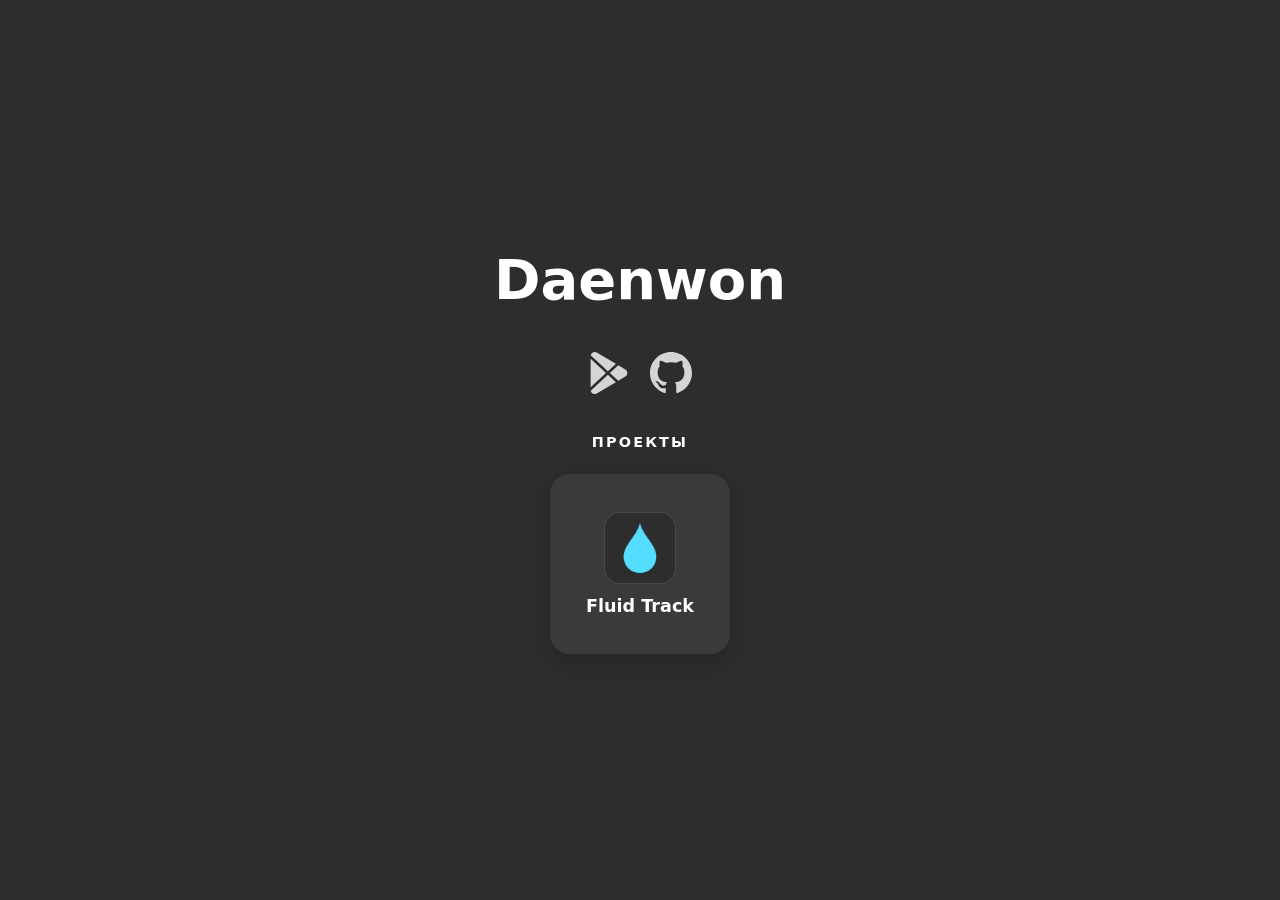
<file: index.html>
<!DOCTYPE html>
<html lang="ru">

<head>
    <meta charset="UTF-8">
    <meta name="viewport" content="width=device-width, initial-scale=1.0">
    <meta name="description" content="Проекты и ссылки.">

    <meta property="og:type" content="website">
    <meta property="og:site_name" content="Daenwon">
    <meta property="og:locale" content="ru_RU">

    <meta property="og:title" content="Daenwon">
    <meta property="og:description" content="Проекты и ссылки.">

    <meta property="og:url" content="https://daenwon.ru/">

    <meta property="og:image" content="https://daenwon.ru/assets/favicons/android-chrome-512x512.png">
    <meta property="og:image:width" content="512">
    <meta property="og:image:height" content="512">
    <meta property="og:image:alt" content="Daenwon">

    <title>Daenwon</title>

    <link rel="apple-touch-icon" sizes="180x180" href="/assets/favicons/apple-touch-icon.png">
    <link rel="icon" type="image/png" sizes="32x32" href="/assets/favicons/favicon-32x32.png">
    <link rel="icon" type="image/png" sizes="16x16" href="/assets/favicons/favicon-16x16.png">
    <link rel="manifest" href="/assets/favicons/site.webmanifest">
    <link rel="shortcut icon" href="/assets/favicons/favicon.ico">

    <link rel="stylesheet" href="/css/style.css">

    <link rel="canonical" href="https://daenwon.ru/">
</head>

<body>
    <main class="main">
        <div class="container">

            <h1>Daenwon</h1>

            <div class="socials">

                <a href="https://play.google.com/store/apps/developer?id=Daenwon" target="_blank"
                    rel="noopener noreferrer" title="Google Play">
                    <img src="/assets/icons/googleplay.svg" alt="Google Play" width="42" height="42" />
                </a>

                <a href="https://github.com/daenwon" target="_blank" rel="noopener noreferrer" title="GitHub">
                    <img src="/assets/icons/github.svg" alt="GitHub" width="42" height="42" />
                </a>

            </div>

            <div class="section-title">Проекты</div>

            <div class="projects">
                <a class="project-link" href="/apps/fluidtrack/">
                    <article class="project-card">

                        <img class="project-logo" src="/assets/favicons/fluidtrack/android-chrome-192x192.png"
                            alt="Fluid Track" />

                        <h2>Fluid Track</h2>

                    </article>
                </a>
            </div>

        </div>
    </main>
</body>

</html>
</file>
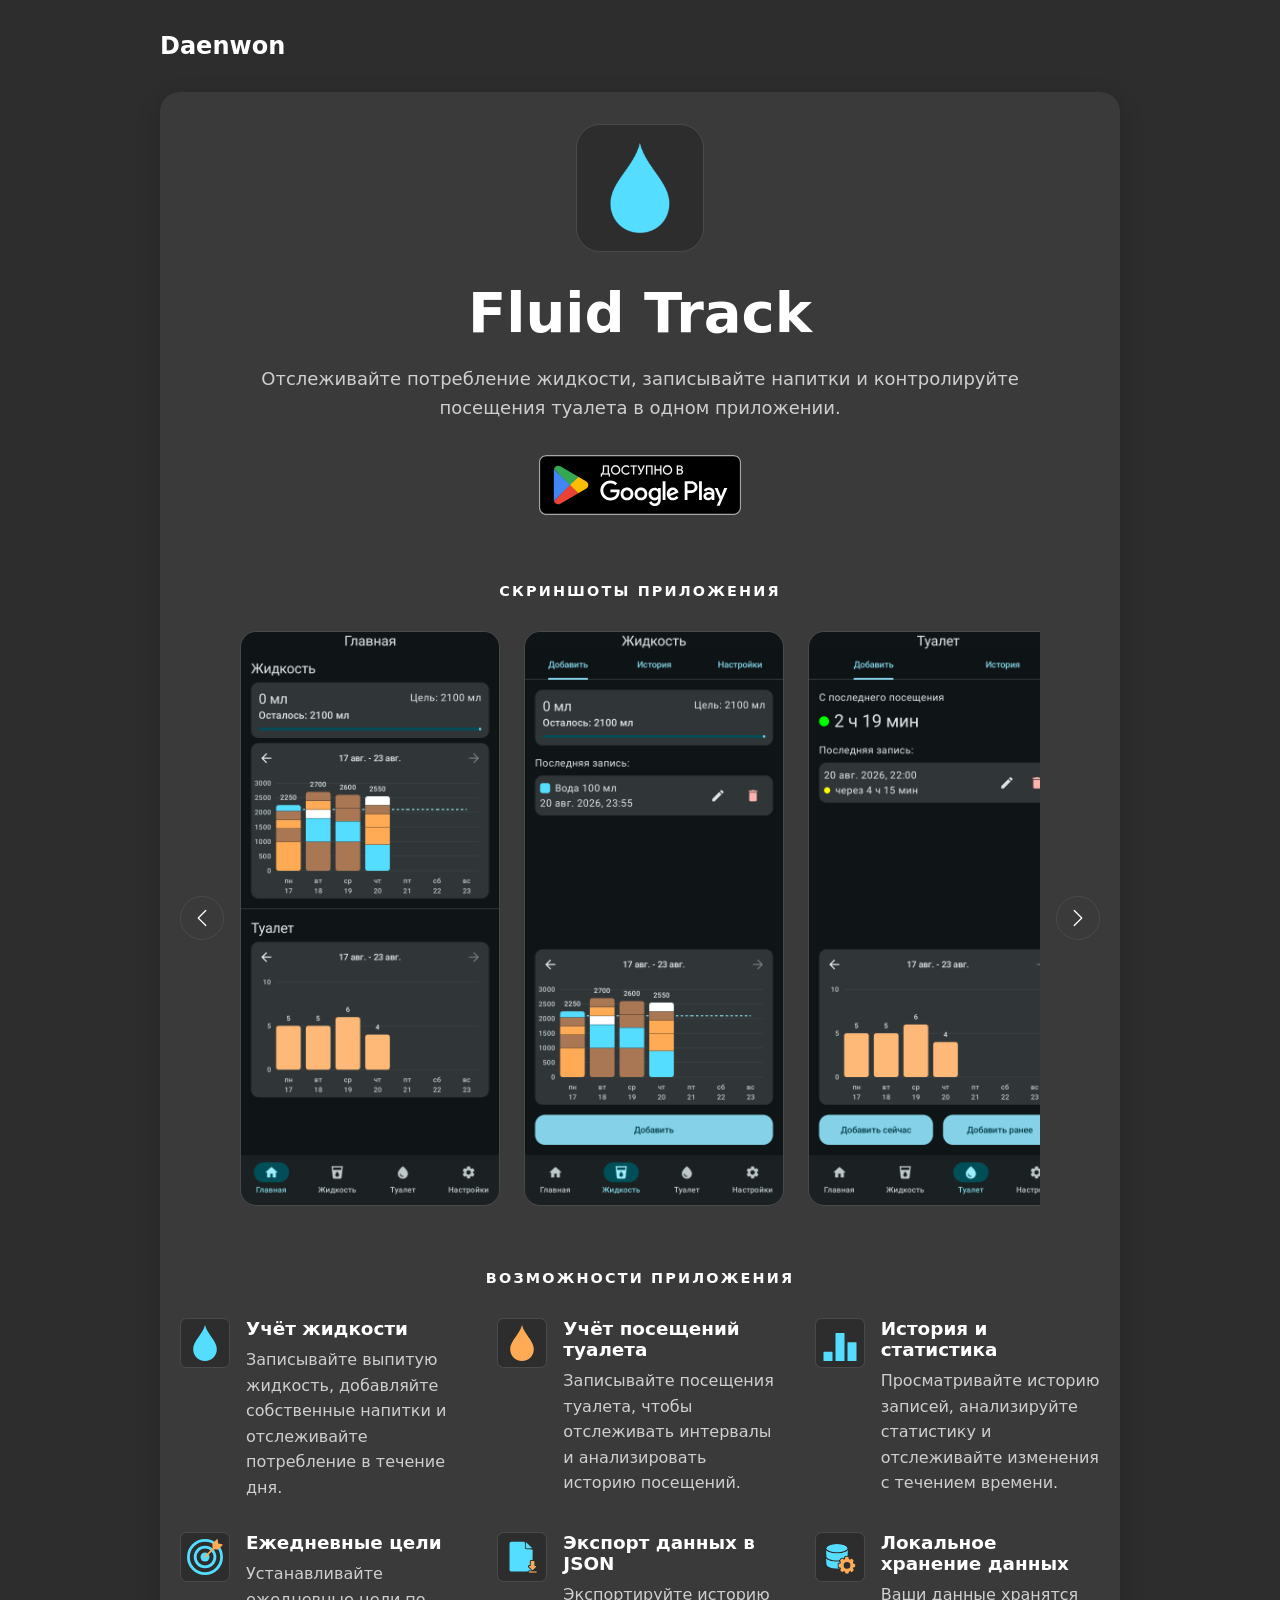
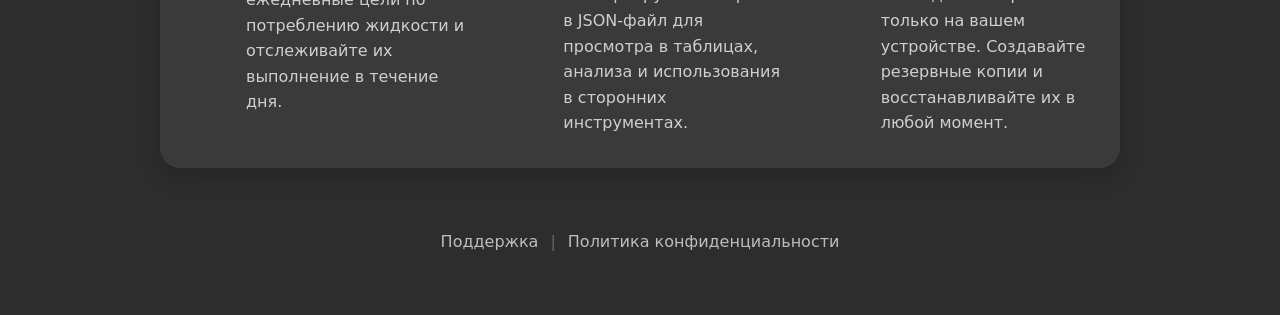
<file: apps/fluidtrack/index.html>
<!DOCTYPE html>
<html lang="ru">

<head>
    <meta charset="UTF-8">
    <meta name="viewport" content="width=device-width, initial-scale=1.0">
    <meta name="description"
        content="Отслеживайте потребление жидкости, записывайте напитки и контролируйте посещения туалета в одном приложении.">

    <meta property="og:type" content="website">
    <meta property="og:site_name" content="Daenwon">
    <meta property="og:locale" content="ru_RU">

    <meta property="og:title" content="Fluid Track">
    <meta property="og:description"
        content="Отслеживайте потребление жидкости, записывайте напитки и контролируйте посещения туалета в одном приложении.">

    <meta property="og:url" content="https://daenwon.ru/apps/fluidtrack/">

    <meta property="og:image" content="https://daenwon.ru/assets/favicons/fluidtrack/android-chrome-512x512.png">
    <meta property="og:image:width" content="512">
    <meta property="og:image:height" content="512">
    <meta property="og:image:alt" content="Fluid Track">

    <title>Fluid Track</title>

    <link rel="apple-touch-icon" sizes="180x180" href="/assets/favicons/fluidtrack/apple-touch-icon.png">
    <link rel="icon" type="image/png" sizes="32x32" href="/assets/favicons/fluidtrack/favicon-32x32.png">
    <link rel="icon" type="image/png" sizes="16x16" href="/assets/favicons/fluidtrack/favicon-16x16.png">
    <link rel="manifest" href="/assets/favicons/fluidtrack/site.webmanifest">
    <link rel="shortcut icon" href="/assets/favicons/fluidtrack/favicon.ico">

    <link rel="stylesheet" href="/apps/fluidtrack/css/style.css">

    <link rel="canonical" href="https://daenwon.ru/apps/fluidtrack/">
</head>

<body>
    <main class="main">
        <div class="container">

            <header class="site-header">
                <a href="/" class="home-link">Daenwon</a>
            </header>

            <article class="app-card">
                <section class="hero">
                    <img class="app-logo" src="/assets/favicons/fluidtrack/android-chrome-192x192.png"
                        alt="Fluid Track">

                    <h1 class="app-title">Fluid Track</h1>

                    <p class="app-description">Отслеживайте потребление жидкости, записывайте напитки и контролируйте
                        посещения туалета в одном приложении.</p>

                    <div class="store-links">
                        <a href="https://play.google.com/store/apps/details?id=ru.daenwon.fluidtrack" target="_blank"
                            rel="noopener noreferrer" class="google-play-badge">
                            <img src="/assets/badges/GetItOnGooglePlay_Badge_Web_color_Russian.svg"
                                alt="Get it on Google Play">
                        </a>
                    </div>
                </section>

                <section class="screenshots">
                    <h2 class="section-title">Скриншоты приложения</h2>

                    <div class="carousel-container">
                        <button class="carousel-btn carousel-btn-prev" id="screenshots-prev"
                            aria-label="Предыдущий скриншот">
                            <svg width="20" height="20" fill="currentColor" viewBox="0 0 16 16">
                                <path fill-rule="evenodd"
                                    d="M11.354 1.646a.5.5 0 0 1 0 .708L5.707 8l5.647 5.646a.5.5 0 0 1-.708.708l-6-6a.5.5 0 0 1 0-.708l6-6a.5.5 0 0 1 .708 0z" />
                            </svg>
                        </button>

                        <div class="screenshot-scroll" id="screenshots-scroll">
                            <figure class="screenshot-item">
                                <img class="screenshot" src="/assets/screenshots/fluidtrack/Screenshot_1.png"
                                    alt="Fluid Track Main Screen">
                            </figure>
                            <figure class="screenshot-item">
                                <img class="screenshot" src="/assets/screenshots/fluidtrack/Screenshot_2.png"
                                    alt="Fluid Track History Logs">
                            </figure>
                            <figure class="screenshot-item">
                                <img class="screenshot" src="/assets/screenshots/fluidtrack/Screenshot_3.png"
                                    alt="Fluid Track Liquid Screen">
                            </figure>
                            <figure class="screenshot-item">
                                <img class="screenshot" src="/assets/screenshots/fluidtrack/Screenshot_4.png"
                                    alt="Fluid Track Backup Settings">
                            </figure>
                            <figure class="screenshot-item">
                                <img class="screenshot" src="/assets/screenshots/fluidtrack/Screenshot_5.png"
                                    alt="Fluid Track Backup Settings">
                            </figure>
                        </div>

                        <button class="carousel-btn carousel-btn-next" id="screenshots-next"
                            aria-label="Следующий скриншот">
                            <svg width="20" height="20" fill="currentColor" viewBox="0 0 16 16">
                                <path fill-rule="evenodd"
                                    d="M4.646 1.646a.5.5 0 0 1 .708 0l6 6a.5.5 0 0 1 0 .708l-6 6a.5.5 0 0 1-.708-.708L10.293 8 4.646 2.354a.5.5 0 0 1 0-.708z" />
                            </svg>
                        </button>
                    </div>
                </section>

                <section class="features-section">

                    <h2 class="section-title">Возможности приложения</h2>

                    <div class="features">

                        <article class="feature">
                            <img class="feature-icon" src="/assets/icons/fluidtrack/fluid.svg" alt="Учёт жидкости">

                            <div class="feature-content">
                                <h3 class="feature-title">Учёт жидкости</h3>

                                <p class="feature-description">
                                    Записывайте выпитую жидкость, добавляйте собственные напитки и отслеживайте
                                    потребление в течение дня.
                                </p>
                            </div>
                        </article>

                        <article class="feature">
                            <img class="feature-icon" src="/assets/icons/fluidtrack/bathroom.svg"
                                alt="Учёт посещений туалета">

                            <div class="feature-content">
                                <h3 class="feature-title">Учёт посещений туалета</h3>

                                <p class="feature-description">
                                    Записывайте посещения туалета, чтобы отслеживать интервалы и анализировать историю
                                    посещений.
                                </p>
                            </div>
                        </article>

                        <article class="feature">
                            <img class="feature-icon" src="/assets/icons/fluidtrack/history.svg"
                                alt="История и статистика">

                            <div class="feature-content">
                                <h3 class="feature-title">История и статистика</h3>

                                <p class="feature-description">
                                    Просматривайте историю записей, анализируйте статистику и отслеживайте изменения с
                                    течением времени.
                                </p>
                            </div>
                        </article>

                        <article class="feature">
                            <img class="feature-icon" src="/assets/icons/fluidtrack/goals.svg" alt="Ежедневные цели">

                            <div class="feature-content">
                                <h3 class="feature-title">Ежедневные цели</h3>

                                <p class="feature-description">
                                    Устанавливайте ежедневные цели по потреблению жидкости и отслеживайте их выполнение
                                    в течение дня.
                                </p>
                            </div>
                        </article>

                        <article class="feature">
                            <img class="feature-icon" src="/assets/icons/fluidtrack/export.svg"
                                alt="Экспорт данных в JSON">

                            <div class="feature-content">
                                <h3 class="feature-title">Экспорт данных в JSON</h3>

                                <p class="feature-description">
                                    Экспортируйте историю в JSON-файл для просмотра в таблицах, анализа и использования
                                    в сторонних инструментах.
                                </p>
                            </div>
                        </article>

                        <article class="feature">
                            <img class="feature-icon" src="/assets/icons/fluidtrack/local_data.svg"
                                alt="Локальное хранение данных">

                            <div class="feature-content">
                                <h3 class="feature-title">Локальное хранение данных</h3>

                                <p class="feature-description">
                                    Ваши данные хранятся только на вашем устройстве. Создавайте резервные копии и
                                    восстанавливайте их в любой момент.
                                </p>
                            </div>
                        </article>

                    </div>

                </section>

            </article>

            <footer class="site-footer">
                <nav class="footer-nav">
                    <a href="mailto:support@daenwon.com">Поддержка</a>
                    <span>|</span>
                    <a href="privacy/">Политика конфиденциальности</a>
                </nav>
            </footer>

        </div>
    </main>
    <script src="/apps/fluidtrack/js/script.js"></script>
</body>

</html>
</file>
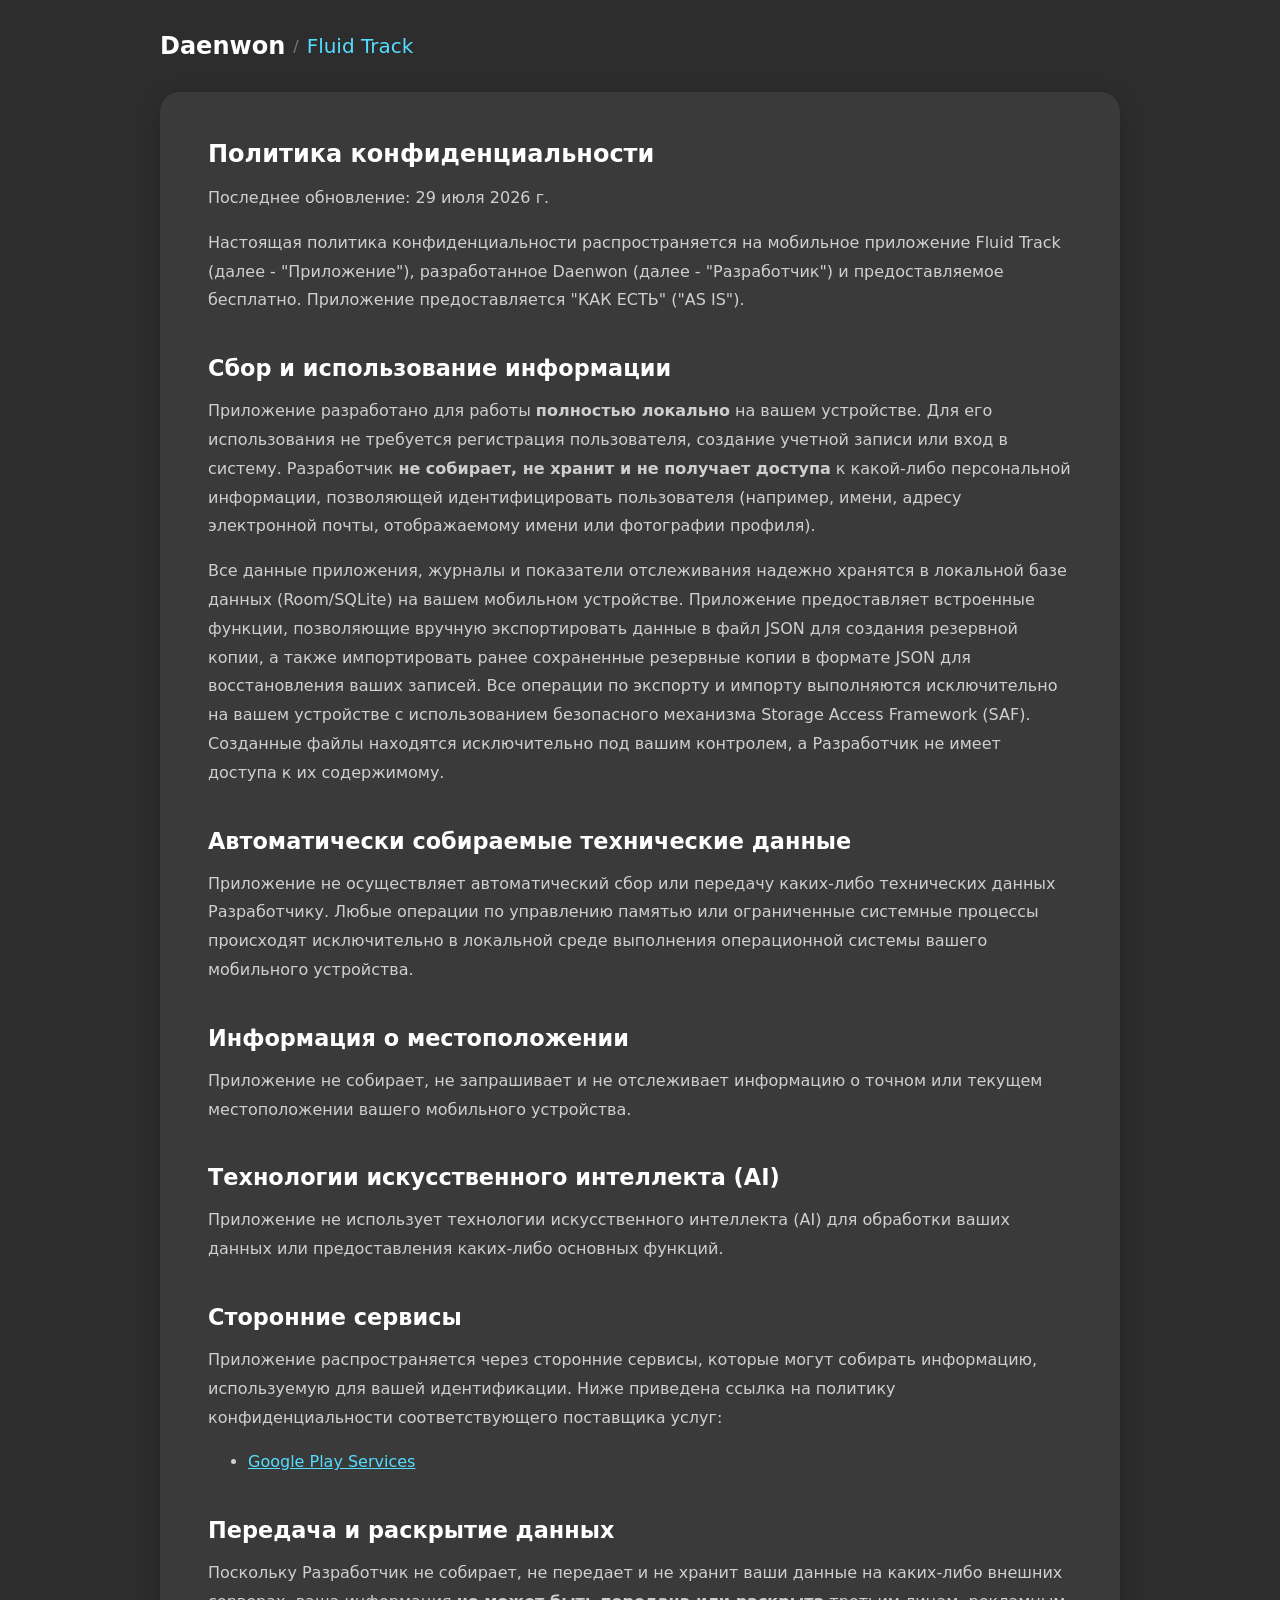
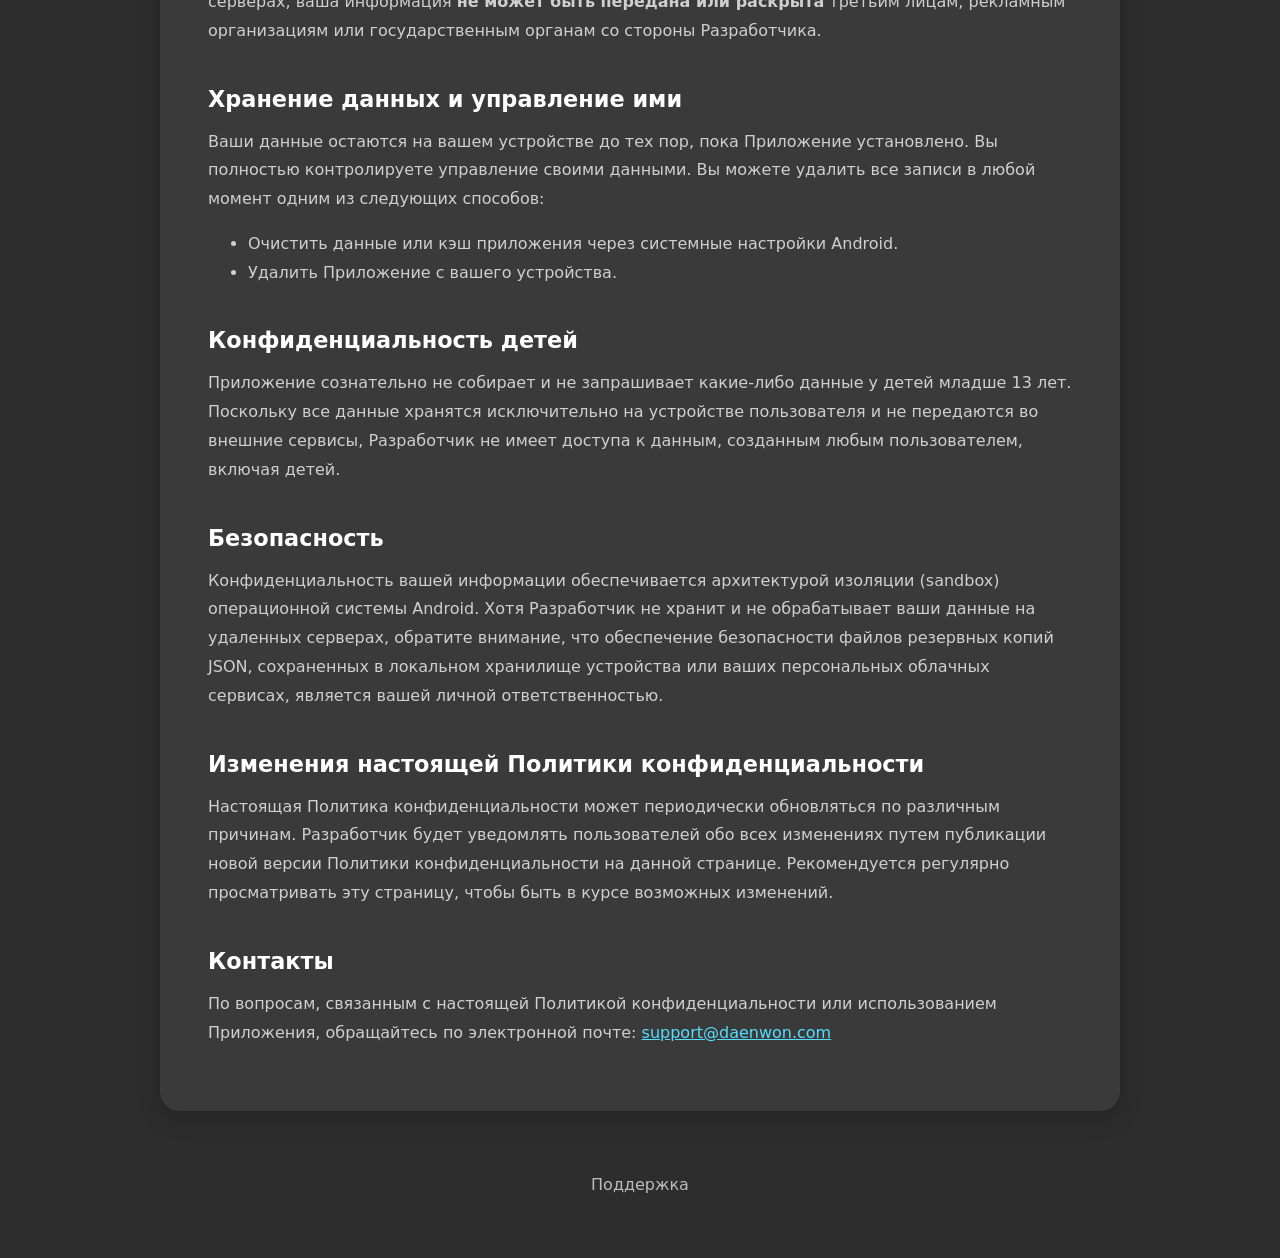
<file: apps/fluidtrack/privacy/index.html>
<!doctype html>
<html lang="ru">

<head>
  <meta charset="utf-8" />
  <meta name="viewport" content="width=device-width" />
  <title>Политика конфиденциальности - Fluid Track</title>

  <link rel="apple-touch-icon" sizes="180x180" href="/assets/favicons/fluidtrack/apple-touch-icon.png">
  <link rel="icon" type="image/png" sizes="32x32" href="/assets/favicons/fluidtrack/favicon-32x32.png">
  <link rel="icon" type="image/png" sizes="16x16" href="/assets/favicons/fluidtrack/favicon-16x16.png">
  <link rel="manifest" href="/assets/favicons/fluidtrack/site.webmanifest">
  <link rel="shortcut icon" href="/assets/favicons/fluidtrack/favicon.ico">

  <link rel="stylesheet" href="/apps/fluidtrack/css/style.css">

  <link rel="canonical" href="https://daenwon.ru/apps/fluidtrack/privacy/">
</head>

<body>
  <main class="main">
    <div class="container">

      <header class="site-header">
        <nav class="breadcrumb">
          <a href="/" class="home-link">Daenwon</a>
          <span class="breadcrumb-separator">/</span>
          <a href="/apps/fluidtrack/" class="breadcrumb-link">Fluid Track</a>
        </nav>
      </header>

      <article class="privacy-card">

        <h1 class="privacy-title">Политика конфиденциальности</h1>
        <p>Последнее обновление: 29 июля 2026 г.</p>
        <p>
          Настоящая политика конфиденциальности распространяется на мобильное приложение
          Fluid Track (далее - "Приложение"), разработанное Daenwon
          (далее - "Разработчик") и предоставляемое бесплатно.
          Приложение предоставляется "КАК ЕСТЬ" ("AS IS").
        </p>

        <h2>Сбор и использование информации</h2>
        <p>
          Приложение разработано для работы <strong>полностью локально</strong> на вашем устройстве.
          Для его использования не требуется регистрация пользователя, создание учетной записи или вход в систему.
          Разработчик <strong>не собирает, не хранит и не получает доступа</strong> к какой-либо персональной
          информации, позволяющей идентифицировать пользователя
          (например, имени, адресу электронной почты, отображаемому имени или фотографии профиля).
        </p>
        <p>
          Все данные приложения, журналы и показатели отслеживания надежно хранятся в локальной базе данных
          (Room/SQLite) на вашем мобильном устройстве.
          Приложение предоставляет встроенные функции, позволяющие вручную экспортировать данные в файл JSON
          для создания резервной копии, а также импортировать ранее сохраненные резервные копии в формате JSON
          для восстановления ваших записей.
          Все операции по экспорту и импорту выполняются исключительно на вашем устройстве с использованием
          безопасного механизма Storage Access Framework (SAF).
          Созданные файлы находятся исключительно под вашим контролем, а Разработчик не имеет доступа
          к их содержимому.
        </p>

        <h2>Автоматически собираемые технические данные</h2>
        <p>
          Приложение не осуществляет автоматический сбор или передачу каких-либо технических данных
          Разработчику.
          Любые операции по управлению памятью или ограниченные системные процессы происходят исключительно
          в локальной среде выполнения операционной системы вашего мобильного устройства.
        </p>

        <h2>Информация о местоположении</h2>
        <p>
          Приложение не собирает, не запрашивает и не отслеживает информацию о точном или текущем
          местоположении вашего мобильного устройства.
        </p>

        <h2>Технологии искусственного интеллекта (AI)</h2>
        <p>
          Приложение не использует технологии искусственного интеллекта (AI) для обработки ваших данных
          или предоставления каких-либо основных функций.
        </p>

        <h2>Сторонние сервисы</h2>
        <p>
          Приложение распространяется через сторонние сервисы, которые могут собирать информацию,
          используемую для вашей идентификации.
          Ниже приведена ссылка на политику конфиденциальности соответствующего поставщика услуг:
        </p>
        <ul>
          <li>
            <a href="https://www.google.com/policies/privacy/" target="_blank" rel="noopener noreferrer">Google
              Play
              Services</a>
          </li>
        </ul>

        <h2>Передача и раскрытие данных</h2>
        <p>
          Поскольку Разработчик не собирает, не передает и не хранит ваши данные
          на каких-либо внешних серверах, ваша информация <strong>не может быть передана или раскрыта</strong>
          третьим лицам, рекламным организациям или государственным органам
          со стороны Разработчика.
        </p>

        <h2>Хранение данных и управление ими</h2>
        <p>
          Ваши данные остаются на вашем устройстве до тех пор, пока Приложение установлено.
          Вы полностью контролируете управление своими данными.
          Вы можете удалить все записи в любой момент одним из следующих способов:
        </p>
        <ul>
          <li>Очистить данные или кэш приложения через системные настройки Android.</li>
          <li>Удалить Приложение с вашего устройства.</li>
        </ul>

        <h2>Конфиденциальность детей</h2>
        <p>
          Приложение сознательно не собирает и не запрашивает какие-либо данные
          у детей младше 13 лет.
          Поскольку все данные хранятся исключительно на устройстве пользователя
          и не передаются во внешние сервисы,
          Разработчик не имеет доступа к данным, созданным любым пользователем,
          включая детей.
        </p>

        <h2>Безопасность</h2>
        <p>
          Конфиденциальность вашей информации обеспечивается архитектурой изоляции
          (sandbox) операционной системы Android.
          Хотя Разработчик не хранит и не обрабатывает ваши данные на удаленных серверах,
          обратите внимание, что обеспечение безопасности файлов резервных копий JSON,
          сохраненных в локальном хранилище устройства или ваших персональных облачных сервисах,
          является вашей личной ответственностью.
        </p>

        <h2>Изменения настоящей Политики конфиденциальности</h2>
        <p>
          Настоящая Политика конфиденциальности может периодически обновляться по различным причинам.
          Разработчик будет уведомлять пользователей обо всех изменениях путем публикации
          новой версии Политики конфиденциальности на данной странице.
          Рекомендуется регулярно просматривать эту страницу, чтобы быть в курсе возможных изменений.
        </p>

        <h2>Контакты</h2>
        <p>
          По вопросам, связанным с настоящей Политикой конфиденциальности
          или использованием Приложения, обращайтесь по электронной почте:
          <a href="mailto:support@daenwon.com">support@daenwon.com</a>
        </p>

      </article>

      <footer class="site-footer">
        <nav class="footer-nav">
          <a href="mailto:support@daenwon.com">Поддержка</a>
        </nav>
      </footer>

    </div>
  </main>
</body>

</html>
</file>
<file: css/style.css>
*,
*::before,
*::after {
  box-sizing: border-box;
}

:root {
  --color-background: #2d2d2d;
  --color-surface: #3a3a3a;
  --color-surface-hover: #444444;

  --color-border: #4a4a4a;
  --color-border-hover: #666666;

  --color-text: #ffffff;
  --color-text-secondary: #cfcfcf;
  --color-text-muted: #bdbdbd;
  --color-text-disabled: #666666;

  --color-primary: #55ddff;
  --color-primary-hover: #8eeaff;

  --color-separator: #7a7a7a;

  --shadow: rgb(0 0 0 / 20%);
  --shadow-hover: rgb(0 0 0 / 12%);
}

body {
  margin: 0;
  min-height: 100dvh;
  display: grid;
  place-items: center;
  padding: 2rem;
  background: var(--color-background);
  font-family: system-ui, sans-serif;
  color: var(--color-text);
}

main {
  width: min(100%, 960px);
  text-align: center;
}

h1 {
  margin: 0 0 2.5rem;
  font-size: clamp(2.5rem, 5vw, 3.5rem);
  font-weight: 700;
}

.site-header {
  margin-bottom: 2rem;
  gap: 1rem;
}

.language-switch {
  gap: 0.5rem;
}

.language-switch a {
  color: var(--color-text-muted);
  text-decoration: none;
  transition: color 0.2s;
}

.language-switch a:hover,
.language-switch .active {
  color: var(--color-text);
}

.language-switch span {
  color: var(--color-text-disabled);
  user-select: none;
}

.socials {
  display: flex;
  justify-content: center;
  gap: 1.25rem;
  margin-bottom: 2.5rem;
}

.socials a {
  display: grid;
  place-items: center;
}

.socials img {
  opacity: 0.8;
  transition: opacity 0.2s;
  filter: brightness(0) invert(1);
}

.socials a:hover img {
  opacity: 1;
}

.section-title {
  margin-bottom: 1.5rem;
  font-size: 0.9rem;
  font-weight: 600;
  letter-spacing: 0.15em;
  text-transform: uppercase;
}

.projects {
  display: flex;
  justify-content: center;
}

.project-link {
  color: inherit;
  text-decoration: none;
  display: block;
}

.project-card {
  width: 180px;
  aspect-ratio: 1;

  display: flex;
  flex-direction: column;
  justify-content: center;
  align-items: center;

  padding: 2rem;
  background: var(--color-surface);
  border-radius: 1.25rem;
  box-shadow: 0 8px 24px var(--shadow);
  transition:
    transform 0.2s,
    box-shadow 0.2s;
}

.project-link:hover .project-card {
  transform: translateY(-4px);
  box-shadow: 0 16px 32px var(--shadow-hover);
}

.project-logo {
  width: 72px;
  height: 72px;
  margin-bottom: 0.75rem;
  border-radius: 1rem;

  border: 1px solid var(--color-border);
}

.project-card h2 {
  margin: 0;
  font-size: 1.1rem;
  font-weight: 600;
}
</file>
<file: apps/fluidtrack/css/style.css>
*,
*::before,
*::after {
  box-sizing: border-box;
}

:root {
  --color-background: #2d2d2d;
  --color-surface: #3a3a3a;
  --color-surface-hover: #444444;

  --color-border: #4a4a4a;
  --color-border-hover: #666666;

  --color-text: #ffffff;
  --color-text-secondary: #cfcfcf;
  --color-text-muted: #bdbdbd;
  --color-text-disabled: #666666;

  --color-primary: #55ddff;
  --color-primary-hover: #8eeaff;

  --color-separator: #7a7a7a;

  --shadow: rgb(0 0 0 / 20%);
  --shadow-hover: rgb(0 0 0 / 12%);
}

body {
  margin: 0;
  min-height: 100dvh;
  background: var(--color-background);
  font-family: system-ui, sans-serif;
  color: var(--color-text);
}

.main {
  padding: 2rem;
}

.container {
  width: min(100%, 960px);
  margin: 0 auto;
}

.site-header {
  display: flex;
  justify-content: space-between;
  align-items: center;
  margin-bottom: 2rem;
  gap: 1rem;
}

.breadcrumb {
  display: flex;
  align-items: center;
  gap: 0.5rem;
}

.home-link {
  color: var(--color-text);
  font-size: 1.5rem;
  font-weight: 700;
  text-decoration: none;
}

.home-link:hover {
  opacity: 0.8;
}

.breadcrumb-separator {
  color: var(--color-separator);
  user-select: none;
}

.breadcrumb-link {
  color: var(--color-primary);
  font-size: 1.25rem;
  font-weight: 500;
  text-decoration: none;
  transition: color 0.2s;
}

.breadcrumb-link:hover {
  color: var(--color-primary-hover);
}

.language-switch {
  display: flex;
  align-items: center;
  gap: 0.5rem;
}

.language-switch a {
  color: var(--color-text-muted);
  text-decoration: none;
  transition: color 0.2s;
}

.language-switch a:hover,
.language-switch .active {
  color: var(--color-text);
}

.language-switch span {
  color: var(--color-text-disabled);
  user-select: none;
}

.app-card {
  padding: 2rem 1.25rem;
  background: var(--color-surface);
  border-radius: 1.25rem;
  box-shadow: 0 8px 24px var(--shadow);
}

.hero {
  text-align: center;
}

.app-logo {
  width: 128px;
  height: 128px;
  margin-bottom: 1.5rem;
  border-radius: 1.5rem;
  border: 1px solid var(--color-border);
}

.app-title {
  margin: 0 0 1.25rem;
  font-size: clamp(2.5rem, 5vw, 3.5rem);
  font-weight: 700;
}

.app-description {
  max-width: 50rem;
  margin: 1rem auto 2rem;
  font-size: clamp(1rem, 2vw, 1.125rem);
  color: var(--color-text-secondary);
  line-height: 1.6;
}

.store-links {
  display: flex;
  justify-content: center;
  margin-bottom: 4rem;
}

.google-play-badge img {
  height: 60px;
}

.screenshots {
  margin-top: 4rem;
}

.section-title {
  margin: 0 0 2rem;
  font-size: 0.9rem;
  font-weight: 600;
  letter-spacing: 0.15em;
  text-transform: uppercase;
  text-align: center;
}

.carousel-container {
  display: flex;
  align-items: center;
  gap: 1rem;
}

.carousel-btn {
  display: grid;
  place-items: center;

  width: 44px;
  height: 44px;

  padding: 0;

  border: 1px solid var(--color-border);
  border-radius: 50%;

  background: var(--color-surface);
  color: var(--color-text);

  cursor: pointer;

  transition:
    background 0.2s,
    border-color 0.2s;

  flex-shrink: 0;
}

.carousel-btn:hover {
  background: var(--color-surface-hover);
  border-color: var(--color-border-hover);
}

.screenshot-scroll {
  flex: 1;

  display: flex;
  gap: 1.5rem;

  overflow-x: auto;
  scroll-behavior: smooth;

  scrollbar-width: none;
}

.screenshot-scroll::-webkit-scrollbar {
  display: none;
}

.screenshot-item {
  margin: 0;
  flex-shrink: 0;
}

.screenshot {
  display: block;

  width: min(260px, 70vw);
  height: auto;

  border-radius: 1rem;
  border: 1px solid var(--color-border);
}

.features-section {
  margin-top: 4rem;
}

.features {
  display: grid;
  gap: 2rem;
  grid-template-columns: repeat(auto-fit, minmax(260px, 1fr));
}

.feature {
  display: flex;
  align-items: flex-start;
  gap: 1rem;
}

.feature-icon {
  width: 50px;
  height: 50px;
  flex-shrink: 0;

  border-radius: 0.4rem;
  border: 1px solid var(--color-border);
}

.feature-content {
  flex: 1;
}

.feature-title {
  margin: 0 0 0.5rem;
  font-size: 1.15rem;
  font-weight: 600;
}

.feature-description {
  margin: 0;
  color: var(--color-text-secondary);
  line-height: 1.6;
}

.site-footer {
  margin-top: 4rem;
  padding-bottom: 2rem;
}

.footer-nav {
  display: flex;
  justify-content: center;
  align-items: center;
  gap: 0.75rem;
  flex-wrap: wrap;
}

.footer-nav a {
  color: var(--color-text-muted);
  text-decoration: none;
  transition: color 0.2s;
}

.footer-nav a:hover {
  color: var(--color-text-disabled);
}

.footer-nav span {
  color: var(--color-text-disabled);
  user-select: none;
}

@media (max-width: 768px) {
  .main {
    padding: 1rem;
  }

  .app-card {
    padding: 2rem 1.25rem;
  }

  .app-logo {
    width: 112px;
    height: 112px;
  }

  .store-links {
    margin-bottom: 3rem;
  }

  .carousel-container {
    gap: 0.5rem;
  }

  .carousel-btn {
    display: none;
  }

  .screenshot {
    width: min(240px, 65vw);
  }

  .features {
    grid-template-columns: 1fr;
    gap: 1.75rem;
  }

  .feature {
    gap: 0.75rem;
  }

  .feature-icon {
    width: 44px;
    height: 44px;
  }
}

/* Privacy Policy  */

.privacy-card {
  padding: 3rem;
  background: var(--color-surface);
  border-radius: 1.25rem;
  box-shadow: 0 8px 24px var(--shadow);
}

.privacy-card h1 {
  margin: 0 0 1rem;
}

.privacy-card h2 {
  margin: 2.5rem 0 0.75rem;
  font-size: 1.4rem;
  font-weight: 600;
}

.privacy-card p,
.privacy-card li {
  color: var(--color-text-secondary);
  line-height: 1.8;
}

.privacy-card a {
  color: var(--color-primary);
}

.privacy-title {
  hyphens: auto;
  overflow-wrap: break-word;
}
</file>
